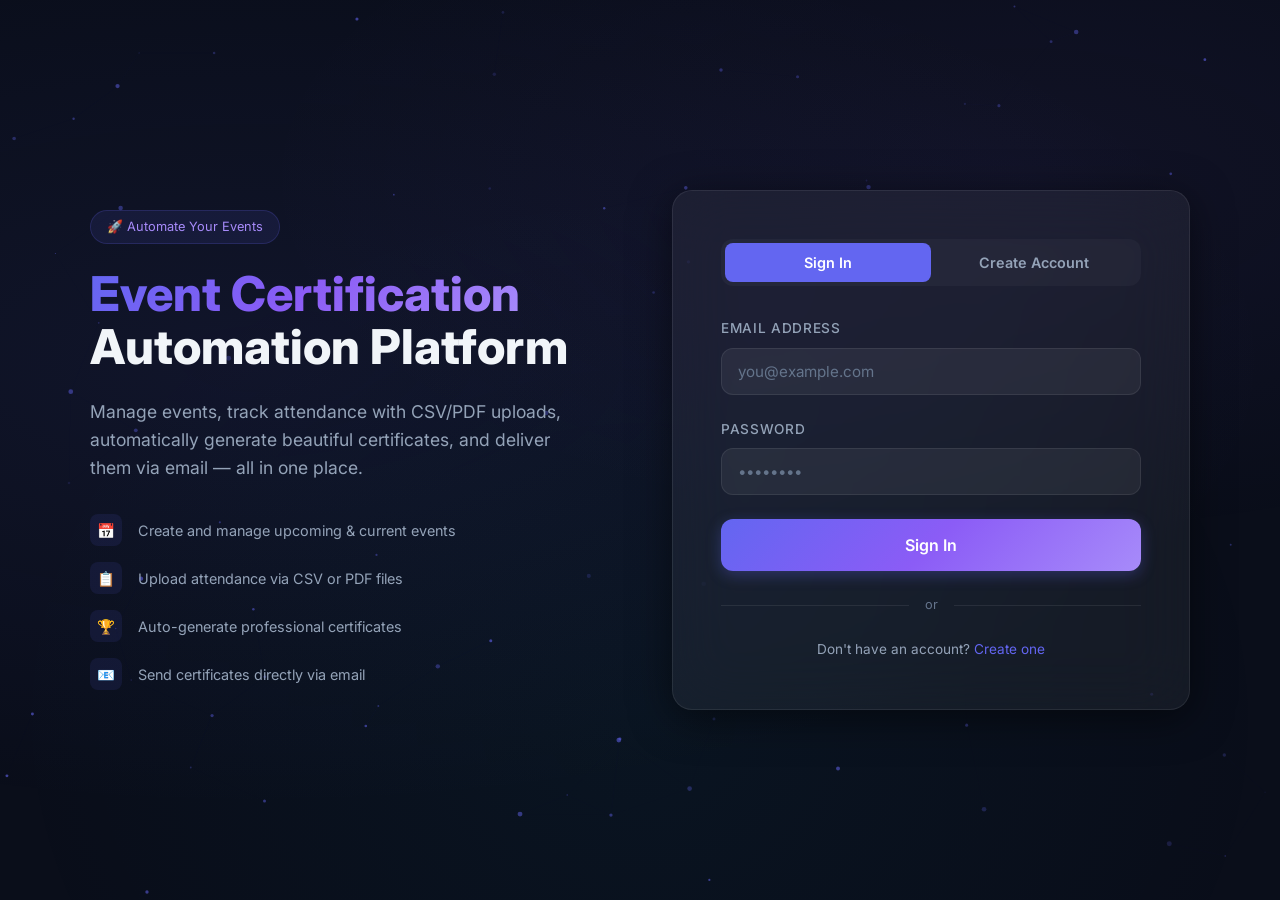
<file: frontend/index.html>
<!DOCTYPE html>
<html lang="en">
<head>
    <meta charset="UTF-8">
    <meta name="viewport" content="width=device-width, initial-scale=1.0">
    <title>EventCert — Event Certification Automation</title>
    <meta name="description" content="Automate event management, attendance tracking, and certificate generation for your organization.">
    <link rel="stylesheet" href="css/styles.css">
</head>
<body>
    <!-- ─── Floating Particles Background ─── -->
    <canvas id="particles-canvas" style="position:fixed;top:0;left:0;width:100%;height:100%;z-index:0;pointer-events:none;"></canvas>

    <!-- ─── Landing Page ─── -->
    <div class="landing-page" id="landing-page">
        <div class="landing-container">
            <!-- Hero Section -->
            <div class="landing-hero animate-in">
                <div style="display:inline-flex;align-items:center;gap:8px;padding:6px 16px;background:rgba(99,102,241,0.1);border:1px solid rgba(99,102,241,0.2);border-radius:9999px;font-size:0.8rem;color:#a78bfa;margin-bottom:1.5rem;">
                    🚀 Automate Your Events
                </div>
                <h1>
                    <span class="text-gradient">Event Certification</span><br>
                    Automation Platform
                </h1>
                <p>
                    Manage events, track attendance with CSV/PDF uploads, automatically generate beautiful certificates, and deliver them via email — all in one place.
                </p>

                <div class="landing-features">
                    <div class="landing-feature">
                        <div class="feature-icon">📅</div>
                        <span>Create and manage upcoming & current events</span>
                    </div>
                    <div class="landing-feature">
                        <div class="feature-icon">📋</div>
                        <span>Upload attendance via CSV or PDF files</span>
                    </div>
                    <div class="landing-feature">
                        <div class="feature-icon">🏆</div>
                        <span>Auto-generate professional certificates</span>
                    </div>
                    <div class="landing-feature">
                        <div class="feature-icon">📧</div>
                        <span>Send certificates directly via email</span>
                    </div>
                </div>
            </div>

            <!-- Auth Card -->
            <div class="auth-card animate-in" style="animation-delay: 0.2s;">
                <div class="auth-tabs">
                    <button class="auth-tab active" id="login-tab-btn" onclick="switchAuthTab('login')">Sign In</button>
                    <button class="auth-tab" id="register-tab-btn" onclick="switchAuthTab('register')">Create Account</button>
                </div>

                <!-- Login Form -->
                <form class="auth-form active" id="login-form" onsubmit="handleLogin(event)">
                    <div class="form-group">
                        <label class="form-label" for="login-email">Email Address</label>
                        <input class="form-input" type="email" id="login-email" placeholder="you@example.com" required>
                    </div>
                    <div class="form-group">
                        <label class="form-label" for="login-password">Password</label>
                        <input class="form-input" type="password" id="login-password" placeholder="••••••••" required>
                    </div>
                    <button type="submit" class="btn btn-primary btn-lg" style="width:100%;" id="login-submit-btn">
                        Sign In
                    </button>
                    <div class="auth-divider">or</div>
                    <p style="text-align:center;font-size:0.85rem;color:var(--text-secondary);">
                        Don't have an account? <a href="#" onclick="switchAuthTab('register');return false;">Create one</a>
                    </p>
                </form>

                <!-- Registration Form -->
                <form class="auth-form" id="register-form" onsubmit="handleRegister(event)">
                    <div class="form-group">
                        <label class="form-label" for="reg-name">Full Name</label>
                        <input class="form-input" type="text" id="reg-name" placeholder="John Doe" required>
                    </div>
                    <div class="form-group">
                        <label class="form-label" for="reg-email">Email Address</label>
                        <input class="form-input" type="email" id="reg-email" placeholder="you@example.com" required>
                    </div>
                    <div class="form-group">
                        <label class="form-label" for="reg-password">Password</label>
                        <input class="form-input" type="password" id="reg-password" placeholder="Min 6 characters" required minlength="6">
                    </div>
                    <div class="form-group">
                        <label class="form-label" for="reg-role">Role</label>
                        <select class="form-select" id="reg-role">
                            <option value="student">Student</option>
                            <option value="organizer">Organizer / Admin</option>
                        </select>
                    </div>
                    <button type="submit" class="btn btn-primary btn-lg" style="width:100%;" id="register-submit-btn">
                        Create Account
                    </button>
                    <div class="auth-divider">or</div>
                    <p style="text-align:center;font-size:0.85rem;color:var(--text-secondary);">
                        Already have an account? <a href="#" onclick="switchAuthTab('login');return false;">Sign in</a>
                    </p>
                </form>
            </div>
        </div>
    </div>

    <!-- ─── Toast Container ─── -->
    <div class="toast-container" id="toast-container"></div>

    <script src="js/app.js"></script>
</body>
</html>
</file>
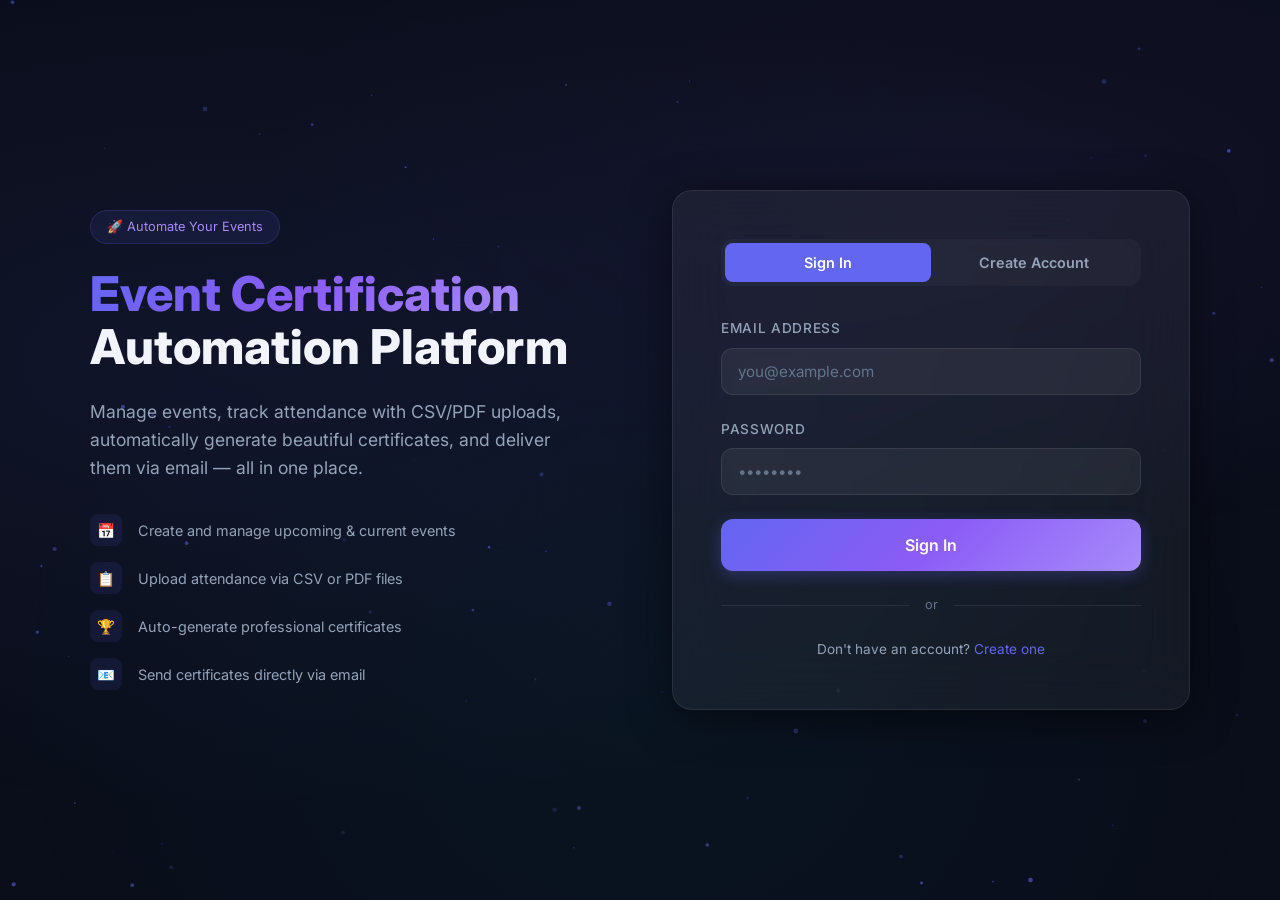
<file: frontend/admin.html>
<!DOCTYPE html>
<html lang="en">

<head>
    <meta charset="UTF-8">
    <meta name="viewport" content="width=device-width, initial-scale=1.0">
    <title>Admin Panel — EventCert</title>
    <meta name="description" content="Manage events, upload attendance, generate and send certificates.">
    <link rel="stylesheet" href="css/styles.css">
</head>

<body>
    <!-- ─── Navbar ─── -->
    <nav class="navbar">
        <div class="navbar-brand">
            <div class="brand-icon">🎓</div>
            <span>Event<span class="text-gradient">Cert</span></span>
            <span class="badge badge-info" style="margin-left:8px;">Admin</span>
        </div>
        <div class="navbar-actions">
            <div class="navbar-user" onclick="toggleAdminMenu()">
                <div class="navbar-avatar" id="admin-avatar">AD</div>
                <span id="admin-name" style="font-size:0.85rem;font-weight:500;">Admin</span>
            </div>
        </div>
    </nav>

    <!-- ─── Admin Dropdown ─── -->
    <div id="admin-dropdown"
        style="display:none;position:fixed;top:64px;right:20px;z-index:150;background:var(--bg-secondary);border:1px solid var(--border-color);border-radius:var(--radius-md);padding:8px;min-width:180px;box-shadow:var(--shadow-lg);">
        <div style="padding:8px 12px;border-bottom:1px solid var(--border-color);margin-bottom:4px;">
            <div style="font-size:0.85rem;font-weight:600;" id="admin-dropdown-name">Admin</div>
            <div style="font-size:0.75rem;color:var(--text-muted);" id="admin-dropdown-email">admin@email.com</div>
        </div>
        <button onclick="window.location.href='dashboard.html'"
            style="width:100%;padding:8px 12px;background:none;border:none;color:var(--text-secondary);font-family:Inter,sans-serif;font-size:0.85rem;cursor:pointer;border-radius:var(--radius-sm);text-align:left;"
            onmouseover="this.style.background='var(--bg-glass)'" onmouseout="this.style.background='none'">
            📊 Student View
        </button>
        <button onclick="logout()"
            style="width:100%;padding:8px 12px;background:none;border:none;color:var(--accent-red);font-family:Inter,sans-serif;font-size:0.85rem;cursor:pointer;border-radius:var(--radius-sm);text-align:left;"
            onmouseover="this.style.background='rgba(239,68,68,0.1)'" onmouseout="this.style.background='none'">
            🚪 Sign Out
        </button>
    </div>

    <!-- ─── App Layout ─── -->
    <div class="app-layout">
        <!-- Sidebar -->
        <aside class="sidebar">
            <ul class="sidebar-nav">
                <li class="sidebar-section-title">Management</li>
                <li class="sidebar-item">
                    <div class="sidebar-link active" onclick="showAdminSection('admin-overview')"
                        id="nav-admin-overview">
                        <span class="icon">📊</span> Dashboard
                    </div>
                </li>
                <li class="sidebar-item">
                    <div class="sidebar-link" onclick="showAdminSection('manage-events')" id="nav-manage-events">
                        <span class="icon">📅</span> Manage Events
                    </div>
                </li>
                <li class="sidebar-item">
                    <div class="sidebar-link" onclick="showAdminSection('create-event')" id="nav-create-event">
                        <span class="icon">➕</span> Create Event
                    </div>
                </li>
                <li class="sidebar-section-title">Certification</li>
                <li class="sidebar-item">
                    <div class="sidebar-link" onclick="showAdminSection('attendance')" id="nav-attendance">
                        <span class="icon">📋</span> Upload Attendance
                    </div>
                </li>
                <li class="sidebar-item">
                    <div class="sidebar-link" onclick="showAdminSection('generate-certs')" id="nav-generate-certs">
                        <span class="icon">🏆</span> Generate Certificates
                    </div>
                </li>
                <li class="sidebar-item">
                    <div class="sidebar-link" onclick="showAdminSection('send-emails')" id="nav-send-emails">
                        <span class="icon">📧</span> Send Certificates
                    </div>
                </li>
            </ul>
        </aside>

        <!-- Main Content -->
        <main class="main-content">

            <!-- ══════ ADMIN OVERVIEW ══════ -->
            <section id="section-admin-overview" class="admin-section">
                <div class="page-header">
                    <h1 class="page-title">Admin <span class="text-gradient">Dashboard</span></h1>
                    <p class="page-subtitle">Manage events, attendance, and certificates</p>
                </div>

                <div class="stats-grid">
                    <div class="stat-card animate-in">
                        <div class="stat-icon purple">📅</div>
                        <div class="stat-info">
                            <div class="stat-value" id="admin-stat-events">0</div>
                            <div class="stat-label">Total Events</div>
                        </div>
                    </div>
                    <div class="stat-card animate-in">
                        <div class="stat-icon green">👥</div>
                        <div class="stat-info">
                            <div class="stat-value" id="admin-stat-registrations">0</div>
                            <div class="stat-label">Registrations</div>
                        </div>
                    </div>
                    <div class="stat-card animate-in">
                        <div class="stat-icon orange">🏆</div>
                        <div class="stat-info">
                            <div class="stat-value" id="admin-stat-certificates">0</div>
                            <div class="stat-label">Certificates Issued</div>
                        </div>
                    </div>
                    <div class="stat-card animate-in">
                        <div class="stat-icon cyan">📧</div>
                        <div class="stat-info">
                            <div class="stat-value" id="admin-stat-emails">0</div>
                            <div class="stat-label">Emails Sent</div>
                        </div>
                    </div>
                </div>

                <!-- Recent Events Table -->
                <div style="margin-top:var(--space-xl);">
                    <h2 style="margin-bottom:var(--space-lg);">Recent Events</h2>
                    <div class="table-container">
                        <table class="data-table">
                            <thead>
                                <tr>
                                    <th>Event</th>
                                    <th>Date</th>
                                    <th>Location</th>
                                    <th>Status</th>
                                    <th>Registrations</th>
                                </tr>
                            </thead>
                            <tbody id="admin-events-tbody">
                            </tbody>
                        </table>
                    </div>
                </div>
            </section>

            <!-- ══════ MANAGE EVENTS ══════ -->
            <section id="section-manage-events" class="admin-section" style="display:none;">
                <div class="page-header">
                    <div class="flex justify-between items-center">
                        <div>
                            <h1 class="page-title">📅 Manage Events</h1>
                            <p class="page-subtitle">View and manage all your events</p>
                        </div>
                        <button class="btn btn-primary" onclick="showAdminSection('create-event')">
                            ➕ Create Event
                        </button>
                    </div>
                </div>
                <div class="grid grid-3 gap-lg" id="manage-events-grid">
                    <!-- Populated by JS -->
                </div>
            </section>

            <!-- ══════ CREATE EVENT ══════ -->
            <section id="section-create-event" class="admin-section" style="display:none;">
                <div class="page-header">
                    <h1 class="page-title">➕ Create New Event</h1>
                    <p class="page-subtitle">Fill in the details to create a new event</p>
                </div>
                <div class="glass-card" style="max-width:640px;">
                    <form id="create-event-form" onsubmit="createEvent(event)">
                        <div class="form-group">
                            <label class="form-label" for="event-title">Event Title</label>
                            <input class="form-input" type="text" id="event-title"
                                placeholder="e.g. Web Development Workshop" required>
                        </div>
                        <div class="form-group">
                            <label class="form-label" for="event-desc">Description</label>
                            <textarea class="form-textarea" id="event-desc" placeholder="Describe the event..."
                                required></textarea>
                        </div>
                        <div class="grid grid-2 gap-lg">
                            <div class="form-group">
                                <label class="form-label" for="event-date">Date & Time</label>
                                <input class="form-input" type="datetime-local" id="event-date" required>
                            </div>
                            <div class="form-group">
                                <label class="form-label" for="event-category">Category</label>
                                <select class="form-select" id="event-category">
                                    <option value="Technology">Technology</option>
                                    <option value="Security">Security</option>
                                    <option value="Cloud">Cloud</option>
                                    <option value="Data Science">Data Science</option>
                                    <option value="Mobile">Mobile</option>
                                    <option value="Other">Other</option>
                                </select>
                            </div>
                        </div>
                        <div class="grid grid-2 gap-lg">
                            <div class="form-group">
                                <label class="form-label" for="event-location">Location</label>
                                <input class="form-input" type="text" id="event-location"
                                    placeholder="e.g. Auditorium Hall A" required>
                            </div>
                            <div class="form-group">
                                <label class="form-label" for="event-max">Max Attendees</label>
                                <input class="form-input" type="number" id="event-max" placeholder="100" min="1"
                                    value="100">
                            </div>
                        </div>
                        <div class="flex gap-md" style="margin-top:var(--space-md);">
                            <button type="submit" class="btn btn-primary btn-lg">🚀 Create Event</button>
                            <button type="button" class="btn btn-secondary btn-lg"
                                onclick="document.getElementById('create-event-form').reset()">Clear</button>
                        </div>
                    </form>
                </div>
            </section>

            <!-- ══════ UPLOAD ATTENDANCE ══════ -->
            <section id="section-attendance" class="admin-section" style="display:none;">
                <div class="page-header">
                    <h1 class="page-title">📋 Upload Attendance</h1>
                    <p class="page-subtitle">Upload a CSV or PDF file of attendees who attended the event</p>
                </div>

                <!-- Step 1: Select Event -->
                <div class="glass-card" style="max-width:720px;margin-bottom:var(--space-xl);">
                    <h3 style="margin-bottom:var(--space-lg);">Step 1: Select Event</h3>
                    <div class="form-group">
                        <label class="form-label" for="attendance-event">Choose Event</label>
                        <select class="form-select" id="attendance-event" onchange="onAttendanceEventChange()">
                            <option value="">-- Select an event --</option>
                        </select>
                    </div>
                </div>

                <!-- Step 2: Upload File -->
                <div class="glass-card" style="max-width:720px;margin-bottom:var(--space-xl);" id="upload-step"
                    style="display:none;">
                    <h3 style="margin-bottom:var(--space-lg);">Step 2: Upload Attendance File</h3>
                    <p style="color:var(--text-secondary);font-size:0.85rem;margin-bottom:var(--space-lg);">
                        Upload a <strong>CSV file</strong> with columns: <code
                            style="background:var(--bg-glass);padding:2px 6px;border-radius:4px;">name, email</code><br>
                        Or upload a <strong>PDF</strong> (attendance list will be extracted).
                    </p>
                    <div class="upload-zone" id="attendance-dropzone">
                        <div class="upload-icon">📁</div>
                        <div class="upload-text">Drag & drop your file here, or click to browse</div>
                        <div class="upload-hint">Supports CSV and PDF files (max 5MB)</div>
                        <input type="file" id="attendance-file" accept=".csv,.pdf" onchange="handleFileUpload(this)">
                    </div>
                </div>

                <!-- Step 3: Preview Attendees -->
                <div class="glass-card" style="max-width:720px;" id="preview-step" style="display:none;">
                    <div class="flex justify-between items-center" style="margin-bottom:var(--space-lg);">
                        <h3>Step 3: Preview Attendees (<span id="attendee-count">0</span>)</h3>
                        <button class="btn btn-success" onclick="confirmAttendance()" id="confirm-attendance-btn">
                            ✅ Confirm Attendance
                        </button>
                    </div>
                    <div class="table-container">
                        <table class="data-table">
                            <thead>
                                <tr>
                                    <th>#</th>
                                    <th>Name</th>
                                    <th>Email</th>
                                    <th>Status</th>
                                </tr>
                            </thead>
                            <tbody id="attendee-preview-tbody">
                            </tbody>
                        </table>
                    </div>
                </div>
            </section>

            <!-- ══════ GENERATE CERTIFICATES ══════ -->
            <section id="section-generate-certs" class="admin-section" style="display:none;">
                <div class="page-header">
                    <h1 class="page-title">🏆 Generate Certificates</h1>
                    <p class="page-subtitle">Generate certificates for students who attended an event</p>
                </div>

                <div class="glass-card" style="max-width:720px;margin-bottom:var(--space-xl);">
                    <div class="form-group">
                        <label class="form-label" for="cert-event">Select Event</label>
                        <select class="form-select" id="cert-event" onchange="loadCertEventAttendees()">
                            <option value="">-- Select an event --</option>
                        </select>
                    </div>
                    <div id="cert-attendees-info" style="display:none;margin-bottom:var(--space-lg);">
                        <p style="color:var(--text-secondary);font-size:0.9rem;">
                            <span id="cert-attendees-count">0</span> attendees found for this event.
                        </p>
                    </div>
                    <button class="btn btn-primary btn-lg" onclick="generateCertificates()" id="generate-certs-btn"
                        disabled>
                        🏆 Generate Certificates
                    </button>
                </div>

                <!-- Certificate Preview -->
                <div id="cert-preview-container" style="display:none;">
                    <h3 style="margin-bottom:var(--space-lg);">Certificate Preview</h3>
                    <div class="certificate-preview" style="max-width:600px;">
                        <div class="cert-title">Certificate of Participation</div>
                        <div class="cert-subtitle">This is to certify that</div>
                        <div class="cert-name" id="cert-preview-name">Student Name</div>
                        <div class="cert-event">has successfully attended<br><strong id="cert-preview-event">Event
                                Name</strong></div>
                        <div class="cert-date" id="cert-preview-date">Issued on ...</div>
                    </div>
                </div>

                <!-- Generated Certificates List -->
                <div id="generated-certs-list" style="display:none;margin-top:var(--space-xl);">
                    <h3 style="margin-bottom:var(--space-lg);">Generated Certificates</h3>
                    <div class="table-container">
                        <table class="data-table">
                            <thead>
                                <tr>
                                    <th>#</th>
                                    <th>Student</th>
                                    <th>Email</th>
                                    <th>Event</th>
                                    <th>Status</th>
                                </tr>
                            </thead>
                            <tbody id="generated-certs-tbody">
                            </tbody>
                        </table>
                    </div>
                </div>
            </section>

            <!-- ══════ SEND CERTIFICATES ══════ -->
            <section id="section-send-emails" class="admin-section" style="display:none;">
                <div class="page-header">
                    <h1 class="page-title">📧 Send Certificates via Email</h1>
                    <p class="page-subtitle">Email generated certificates to attendees</p>
                </div>

                <div class="glass-card" style="max-width:720px;margin-bottom:var(--space-xl);">
                    <div class="form-group">
                        <label class="form-label" for="email-event">Select Event</label>
                        <select class="form-select" id="email-event" onchange="loadEmailEventCerts()">
                            <option value="">-- Select an event --</option>
                        </select>
                    </div>
                    <div id="email-certs-info" style="display:none;">
                        <p style="color:var(--text-secondary);font-size:0.9rem;margin-bottom:var(--space-lg);">
                            <span id="email-certs-count">0</span> certificates ready to send.
                        </p>
                        <div id="email-progress-container" style="display:none;margin-bottom:var(--space-lg);">
                            <div class="flex justify-between items-center" style="margin-bottom:var(--space-sm);">
                                <span style="font-size:0.85rem;color:var(--text-secondary);">Sending emails...</span>
                                <span style="font-size:0.85rem;font-weight:600;" id="email-progress-text">0/0</span>
                            </div>
                            <div class="progress-bar">
                                <div class="progress-fill" id="email-progress-bar" style="width:0%;"></div>
                            </div>
                        </div>
                        <button class="btn btn-success btn-lg" onclick="sendCertificateEmails()" id="send-emails-btn">
                            📧 Send All Certificates
                        </button>
                    </div>
                </div>

                <!-- Email Log -->
                <div id="email-log-container" style="display:none;">
                    <h3 style="margin-bottom:var(--space-lg);">Email Log</h3>
                    <div class="table-container">
                        <table class="data-table">
                            <thead>
                                <tr>
                                    <th>Student</th>
                                    <th>Email</th>
                                    <th>Status</th>
                                    <th>Sent At</th>
                                </tr>
                            </thead>
                            <tbody id="email-log-tbody">
                            </tbody>
                        </table>
                    </div>
                </div>
            </section>

        </main>
    </div>

    <!-- ─── Toast Container ─── -->
    <div class="toast-container" id="toast-container"></div>

    <script src="js/app.js"></script>
    <script src="js/admin.js"></script>
</body>

</html>
</file>
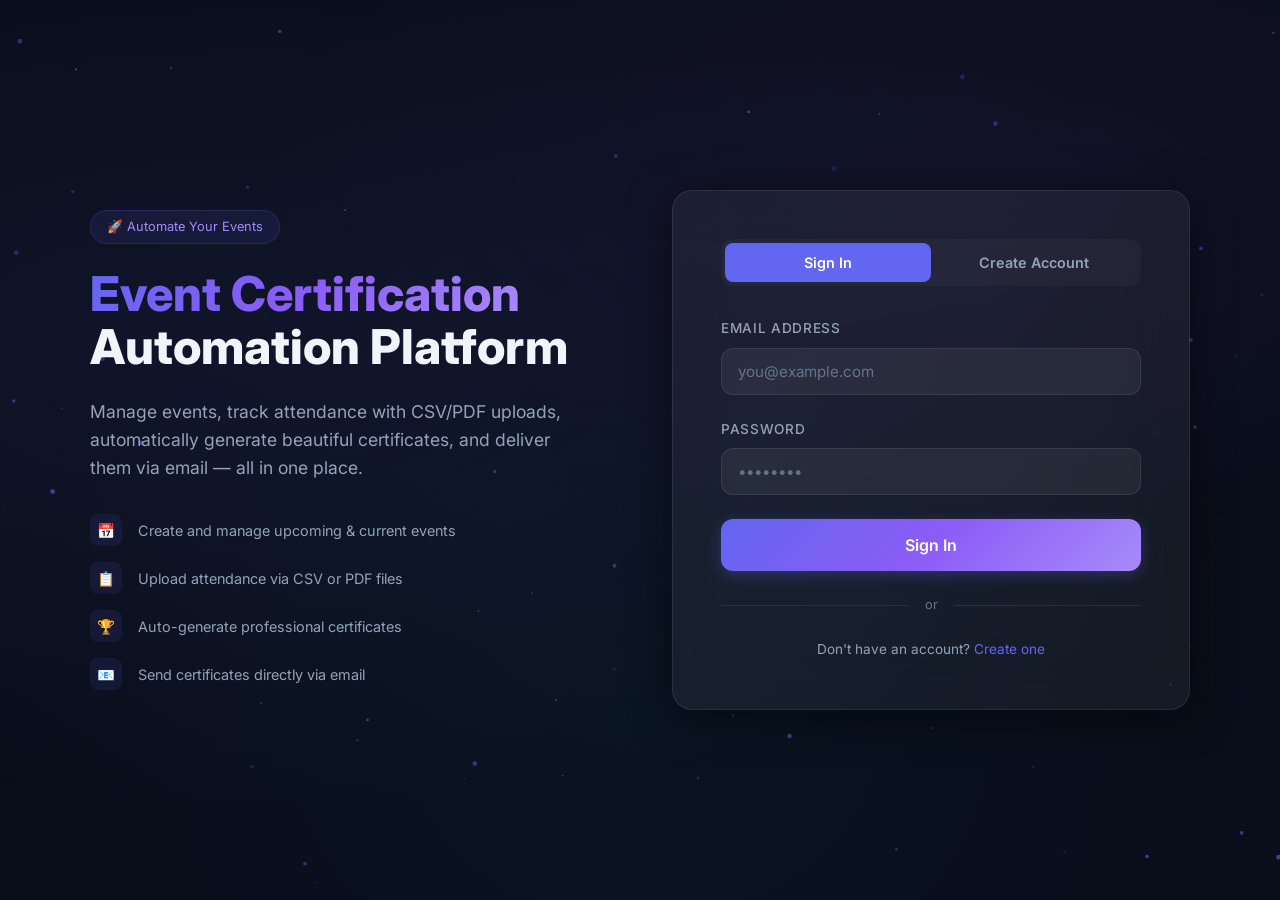
<file: frontend/dashboard.html>
<!DOCTYPE html>
<html lang="en">

<head>
    <meta charset="UTF-8">
    <meta name="viewport" content="width=device-width, initial-scale=1.0">
    <title>Dashboard — EventCert</title>
    <meta name="description" content="View upcoming events, current events, registered events and your certificates.">
    <link rel="stylesheet" href="css/styles.css">
</head>

<body>
    <!-- ─── Navbar ─── -->
    <nav class="navbar" id="navbar">
        <div class="navbar-brand">
            <div class="brand-icon">🎓</div>
            <span>Event<span class="text-gradient">Cert</span></span>
        </div>
        <div class="navbar-actions">
            <div class="search-bar" style="width:280px;">
                <span class="search-icon">🔍</span>
                <input type="text" id="search-events" placeholder="Search events..." oninput="filterEvents(this.value)">
            </div>
            <div class="navbar-user" onclick="toggleUserMenu()">
                <div class="navbar-avatar" id="user-avatar">ST</div>
                <span id="user-name" style="font-size:0.85rem;font-weight:500;">User</span>
            </div>
        </div>
    </nav>

    <!-- ─── User Dropdown ─── -->
    <div id="user-dropdown"
        style="display:none;position:fixed;top:64px;right:20px;z-index:150;background:var(--bg-secondary);border:1px solid var(--border-color);border-radius:var(--radius-md);padding:8px;min-width:180px;box-shadow:var(--shadow-lg);">
        <div style="padding:8px 12px;border-bottom:1px solid var(--border-color);margin-bottom:4px;">
            <div style="font-size:0.85rem;font-weight:600;" id="dropdown-name">User</div>
            <div style="font-size:0.75rem;color:var(--text-muted);" id="dropdown-email">user@email.com</div>
        </div>
        <button onclick="logout()"
            style="width:100%;padding:8px 12px;background:none;border:none;color:var(--accent-red);font-family:Inter,sans-serif;font-size:0.85rem;cursor:pointer;border-radius:var(--radius-sm);text-align:left;"
            onmouseover="this.style.background='rgba(239,68,68,0.1)'" onmouseout="this.style.background='none'">
            🚪 Sign Out
        </button>
    </div>

    <!-- ─── App Layout ─── -->
    <div class="app-layout">
        <!-- Sidebar -->
        <aside class="sidebar" id="sidebar">
            <ul class="sidebar-nav">
                <li class="sidebar-section-title">Navigation</li>
                <li class="sidebar-item">
                    <div class="sidebar-link active" onclick="showSection('overview')" id="nav-overview">
                        <span class="icon">📊</span> Overview
                    </div>
                </li>
                <li class="sidebar-item">
                    <div class="sidebar-link" onclick="showSection('upcoming')" id="nav-upcoming">
                        <span class="icon">📅</span> Upcoming Events
                    </div>
                </li>
                <li class="sidebar-item">
                    <div class="sidebar-link" onclick="showSection('current')" id="nav-current">
                        <span class="icon">⚡</span> Current Events
                    </div>
                </li>
                <li class="sidebar-item">
                    <div class="sidebar-link" onclick="showSection('registered')" id="nav-registered">
                        <span class="icon">✅</span> My Registrations
                    </div>
                </li>
                <li class="sidebar-section-title">Achievements</li>
                <li class="sidebar-item">
                    <div class="sidebar-link" onclick="showSection('certificates')" id="nav-certificates">
                        <span class="icon">🏆</span> My Certificates
                    </div>
                </li>
            </ul>
        </aside>

        <!-- Main Content -->
        <main class="main-content">

            <!-- ══════ OVERVIEW SECTION ══════ -->
            <section id="section-overview" class="page-section active">
                <div class="page-header">
                    <h1 class="page-title">Welcome back, <span class="text-gradient" id="welcome-name">Student</span>
                    </h1>
                    <p class="page-subtitle">Here's what's happening across your events</p>
                </div>

                <!-- Stats -->
                <div class="stats-grid">
                    <div class="stat-card animate-in">
                        <div class="stat-icon purple">📅</div>
                        <div class="stat-info">
                            <div class="stat-value" id="stat-upcoming">0</div>
                            <div class="stat-label">Upcoming Events</div>
                        </div>
                    </div>
                    <div class="stat-card animate-in">
                        <div class="stat-icon green">⚡</div>
                        <div class="stat-info">
                            <div class="stat-value" id="stat-current">0</div>
                            <div class="stat-label">Current Events</div>
                        </div>
                    </div>
                    <div class="stat-card animate-in">
                        <div class="stat-icon orange">✅</div>
                        <div class="stat-info">
                            <div class="stat-value" id="stat-registered">0</div>
                            <div class="stat-label">Registered</div>
                        </div>
                    </div>
                    <div class="stat-card animate-in">
                        <div class="stat-icon cyan">🏆</div>
                        <div class="stat-info">
                            <div class="stat-value" id="stat-certificates">0</div>
                            <div class="stat-label">Certificates</div>
                        </div>
                    </div>
                </div>

                <!-- Current Events Preview -->
                <div style="margin-bottom:var(--space-2xl);">
                    <div class="flex justify-between items-center" style="margin-bottom:var(--space-lg);">
                        <h2>⚡ Current Events</h2>
                        <button class="btn btn-secondary btn-sm" onclick="showSection('current')">View All →</button>
                    </div>
                    <div class="grid grid-3 gap-lg" id="overview-current-events">
                        <div class="empty-state glass-card">
                            <div class="empty-icon">⚡</div>
                            <div class="empty-title">No current events</div>
                            <div class="empty-desc">Check back soon!</div>
                        </div>
                    </div>
                </div>

                <!-- Upcoming Events Preview -->
                <div>
                    <div class="flex justify-between items-center" style="margin-bottom:var(--space-lg);">
                        <h2>📅 Upcoming Events</h2>
                        <button class="btn btn-secondary btn-sm" onclick="showSection('upcoming')">View All →</button>
                    </div>
                    <div class="grid grid-3 gap-lg" id="overview-upcoming-events">
                        <div class="empty-state glass-card">
                            <div class="empty-icon">📅</div>
                            <div class="empty-title">No upcoming events</div>
                            <div class="empty-desc">Events will appear here</div>
                        </div>
                    </div>
                </div>
            </section>

            <!-- ══════ UPCOMING EVENTS SECTION ══════ -->
            <section id="section-upcoming" class="page-section" style="display:none;">
                <div class="page-header">
                    <h1 class="page-title">📅 Upcoming Events</h1>
                    <p class="page-subtitle">Events happening soon — register before it's too late!</p>
                </div>
                <div class="grid grid-3 gap-lg" id="upcoming-events-grid">
                    <!-- Populated by JS -->
                </div>
            </section>

            <!-- ══════ CURRENT EVENTS SECTION ══════ -->
            <section id="section-current" class="page-section" style="display:none;">
                <div class="page-header">
                    <h1 class="page-title">⚡ Current Events</h1>
                    <p class="page-subtitle">Events happening right now</p>
                </div>
                <div class="grid grid-3 gap-lg" id="current-events-grid">
                    <!-- Populated by JS -->
                </div>
            </section>

            <!-- ══════ MY REGISTRATIONS SECTION ══════ -->
            <section id="section-registered" class="page-section" style="display:none;">
                <div class="page-header">
                    <h1 class="page-title">✅ My Registrations</h1>
                    <p class="page-subtitle">Events you've registered for</p>
                </div>
                <div id="registered-events-container">
                    <div class="table-container" id="registrations-table-container" style="display:none;">
                        <table class="data-table">
                            <thead>
                                <tr>
                                    <th>Event</th>
                                    <th>Date</th>
                                    <th>Location</th>
                                    <th>Status</th>
                                    <th>Registered At</th>
                                </tr>
                            </thead>
                            <tbody id="registrations-tbody">
                            </tbody>
                        </table>
                    </div>
                    <div class="empty-state glass-card" id="no-registrations">
                        <div class="empty-icon">📝</div>
                        <div class="empty-title">No registrations yet</div>
                        <div class="empty-desc">Browse upcoming events and register for ones that interest you!</div>
                        <button class="btn btn-primary" style="margin-top:1rem;"
                            onclick="showSection('upcoming')">Browse Events</button>
                    </div>
                </div>
            </section>

            <!-- ══════ MY CERTIFICATES SECTION ══════ -->
            <section id="section-certificates" class="page-section" style="display:none;">
                <div class="page-header">
                    <h1 class="page-title">🏆 My Certificates</h1>
                    <p class="page-subtitle">Certificates you've earned for attending events</p>
                </div>
                <div id="certificates-container">
                    <div class="grid grid-2 gap-lg" id="certificates-grid" style="display:none;">
                        <!-- Populated by JS -->
                    </div>
                    <div class="empty-state glass-card" id="no-certificates">
                        <div class="empty-icon">🏆</div>
                        <div class="empty-title">No certificates yet</div>
                        <div class="empty-desc">Attend events to earn certificates. Organizers will generate them after
                            the event ends.</div>
                    </div>
                </div>
            </section>

        </main>
    </div>

    <!-- ─── Toast Container ─── -->
    <div class="toast-container" id="toast-container"></div>

    <!-- ─── Event Detail Modal ─── -->
    <div class="modal-overlay" id="event-modal-overlay">
        <div class="modal" id="event-modal">
            <div class="modal-header">
                <h3 class="modal-title" id="modal-event-title">Event Details</h3>
                <button class="modal-close" onclick="closeEventModal()">✕</button>
            </div>
            <div id="modal-event-body">
                <!-- Populated by JS -->
            </div>
        </div>
    </div>

    <script src="js/app.js"></script>
    <script src="js/dashboard.js"></script>
</body>

</html>
</file>
<file: frontend/css/styles.css>
/* ============================================
   Event Certification Automation — Design System
   Premium Dark-Mode Glassmorphism Theme
   ============================================ */

@import url('https://fonts.googleapis.com/css2?family=Inter:wght@300;400;500;600;700;800&display=swap');

/* ── CSS Custom Properties ── */
:root {
  /* Colors */
  --bg-primary: #0a0e1a;
  --bg-secondary: #111827;
  --bg-card: rgba(17, 24, 39, 0.7);
  --bg-glass: rgba(255, 255, 255, 0.05);
  --bg-glass-hover: rgba(255, 255, 255, 0.08);
  --bg-input: rgba(255, 255, 255, 0.06);

  --accent-primary: #6366f1;
  --accent-primary-hover: #818cf8;
  --accent-secondary: #8b5cf6;
  --accent-gradient: linear-gradient(135deg, #6366f1, #8b5cf6, #a78bfa);
  --accent-gradient-hover: linear-gradient(135deg, #818cf8, #a78bfa, #c4b5fd);
  --accent-green: #10b981;
  --accent-green-hover: #34d399;
  --accent-orange: #f59e0b;
  --accent-red: #ef4444;
  --accent-cyan: #06b6d4;

  --text-primary: #f1f5f9;
  --text-secondary: #94a3b8;
  --text-muted: #64748b;
  --text-accent: #a78bfa;

  --border-color: rgba(255, 255, 255, 0.08);
  --border-active: rgba(99, 102, 241, 0.5);

  --shadow-sm: 0 2px 8px rgba(0, 0, 0, 0.3);
  --shadow-md: 0 4px 20px rgba(0, 0, 0, 0.4);
  --shadow-lg: 0 8px 40px rgba(0, 0, 0, 0.5);
  --shadow-glow: 0 0 30px rgba(99, 102, 241, 0.15);

  /* Spacing */
  --space-xs: 0.25rem;
  --space-sm: 0.5rem;
  --space-md: 1rem;
  --space-lg: 1.5rem;
  --space-xl: 2rem;
  --space-2xl: 3rem;
  --space-3xl: 4rem;

  /* Radius */
  --radius-sm: 8px;
  --radius-md: 12px;
  --radius-lg: 16px;
  --radius-xl: 20px;
  --radius-full: 9999px;

  /* Transitions */
  --transition-fast: 0.15s ease;
  --transition-base: 0.3s ease;
  --transition-slow: 0.5s ease;
}

/* ── Reset & Base ── */
*,
*::before,
*::after {
  margin: 0;
  padding: 0;
  box-sizing: border-box;
}

html {
  scroll-behavior: smooth;
}

body {
  font-family: 'Inter', -apple-system, BlinkMacSystemFont, sans-serif;
  background: var(--bg-primary);
  color: var(--text-primary);
  line-height: 1.6;
  min-height: 100vh;
  overflow-x: hidden;
  -webkit-font-smoothing: antialiased;
}

/* Animated gradient background */
body::before {
  content: '';
  position: fixed;
  top: 0;
  left: 0;
  width: 100%;
  height: 100%;
  background:
    radial-gradient(ellipse 80% 50% at 20% 40%, rgba(99, 102, 241, 0.08), transparent),
    radial-gradient(ellipse 60% 40% at 80% 20%, rgba(139, 92, 246, 0.06), transparent),
    radial-gradient(ellipse 50% 60% at 50% 80%, rgba(6, 182, 212, 0.04), transparent);
  pointer-events: none;
  z-index: 0;
}

a {
  color: var(--accent-primary);
  text-decoration: none;
  transition: color var(--transition-fast);
}

a:hover {
  color: var(--accent-primary-hover);
}

img {
  max-width: 100%;
}

/* ── Typography ── */
h1, h2, h3, h4, h5, h6 {
  font-weight: 700;
  line-height: 1.2;
  color: var(--text-primary);
}

h1 { font-size: 2.5rem; }
h2 { font-size: 1.75rem; }
h3 { font-size: 1.25rem; }
h4 { font-size: 1.1rem; }

.text-gradient {
  background: var(--accent-gradient);
  -webkit-background-clip: text;
  -webkit-text-fill-color: transparent;
  background-clip: text;
}

.text-secondary {
  color: var(--text-secondary);
}

.text-muted {
  color: var(--text-muted);
}

/* ── Glass Card ── */
.glass-card {
  background: var(--bg-glass);
  backdrop-filter: blur(20px);
  -webkit-backdrop-filter: blur(20px);
  border: 1px solid var(--border-color);
  border-radius: var(--radius-lg);
  padding: var(--space-xl);
  transition: all var(--transition-base);
}

.glass-card:hover {
  background: var(--bg-glass-hover);
  border-color: var(--border-active);
  box-shadow: var(--shadow-glow);
  transform: translateY(-2px);
}

/* ── Buttons ── */
.btn {
  display: inline-flex;
  align-items: center;
  justify-content: center;
  gap: var(--space-sm);
  padding: 0.75rem 1.5rem;
  border: none;
  border-radius: var(--radius-md);
  font-family: 'Inter', sans-serif;
  font-size: 0.9rem;
  font-weight: 600;
  cursor: pointer;
  transition: all var(--transition-base);
  position: relative;
  overflow: hidden;
  text-decoration: none;
  white-space: nowrap;
}

.btn::after {
  content: '';
  position: absolute;
  inset: 0;
  background: linear-gradient(to right, transparent, rgba(255, 255, 255, 0.1), transparent);
  transform: translateX(-100%);
  transition: transform 0.6s ease;
}

.btn:hover::after {
  transform: translateX(100%);
}

.btn-primary {
  background: var(--accent-gradient);
  color: white;
  box-shadow: 0 4px 15px rgba(99, 102, 241, 0.3);
}

.btn-primary:hover {
  background: var(--accent-gradient-hover);
  box-shadow: 0 6px 25px rgba(99, 102, 241, 0.4);
  transform: translateY(-2px);
}

.btn-secondary {
  background: var(--bg-glass);
  color: var(--text-primary);
  border: 1px solid var(--border-color);
}

.btn-secondary:hover {
  background: var(--bg-glass-hover);
  border-color: var(--border-active);
}

.btn-success {
  background: linear-gradient(135deg, #10b981, #059669);
  color: white;
  box-shadow: 0 4px 15px rgba(16, 185, 129, 0.3);
}

.btn-success:hover {
  background: linear-gradient(135deg, #34d399, #10b981);
  box-shadow: 0 6px 25px rgba(16, 185, 129, 0.4);
  transform: translateY(-2px);
}

.btn-danger {
  background: linear-gradient(135deg, #ef4444, #dc2626);
  color: white;
}

.btn-danger:hover {
  background: linear-gradient(135deg, #f87171, #ef4444);
  transform: translateY(-2px);
}

.btn-outline {
  background: transparent;
  color: var(--accent-primary);
  border: 1px solid var(--accent-primary);
}

.btn-outline:hover {
  background: rgba(99, 102, 241, 0.1);
  color: var(--accent-primary-hover);
}

.btn-sm {
  padding: 0.5rem 1rem;
  font-size: 0.8rem;
}

.btn-lg {
  padding: 1rem 2rem;
  font-size: 1rem;
}

.btn-icon {
  width: 40px;
  height: 40px;
  padding: 0;
  border-radius: var(--radius-sm);
}

.btn:disabled {
  opacity: 0.5;
  cursor: not-allowed;
  transform: none !important;
}

/* ── Form Elements ── */
.form-group {
  display: flex;
  flex-direction: column;
  gap: var(--space-sm);
  margin-bottom: var(--space-lg);
}

.form-label {
  font-size: 0.85rem;
  font-weight: 500;
  color: var(--text-secondary);
  text-transform: uppercase;
  letter-spacing: 0.05em;
}

.form-input,
.form-select,
.form-textarea {
  width: 100%;
  padding: 0.8rem 1rem;
  background: var(--bg-input);
  border: 1px solid var(--border-color);
  border-radius: var(--radius-md);
  color: var(--text-primary);
  font-family: 'Inter', sans-serif;
  font-size: 0.95rem;
  transition: all var(--transition-fast);
  outline: none;
}

.form-input:focus,
.form-select:focus,
.form-textarea:focus {
  border-color: var(--accent-primary);
  box-shadow: 0 0 0 3px rgba(99, 102, 241, 0.15);
  background: rgba(255, 255, 255, 0.08);
}

.form-input::placeholder {
  color: var(--text-muted);
}

.form-textarea {
  resize: vertical;
  min-height: 100px;
}

.form-select {
  appearance: none;
  background-image: url("data:image/svg+xml,%3Csvg xmlns='http://www.w3.org/2000/svg' width='12' height='12' fill='%2394a3b8' viewBox='0 0 16 16'%3E%3Cpath d='M8 11L3 6h10l-5 5z'/%3E%3C/svg%3E");
  background-repeat: no-repeat;
  background-position: right 1rem center;
  padding-right: 2.5rem;
}

.form-select option {
  background: var(--bg-secondary);
  color: var(--text-primary);
}

/* ── Layout ── */
.container {
  max-width: 1280px;
  margin: 0 auto;
  padding: 0 var(--space-xl);
  position: relative;
  z-index: 1;
}

.flex {
  display: flex;
}

.flex-col {
  flex-direction: column;
}

.items-center {
  align-items: center;
}

.justify-between {
  justify-content: space-between;
}

.justify-center {
  justify-content: center;
}

.gap-sm { gap: var(--space-sm); }
.gap-md { gap: var(--space-md); }
.gap-lg { gap: var(--space-lg); }
.gap-xl { gap: var(--space-xl); }

.grid {
  display: grid;
}

.grid-2 {
  grid-template-columns: repeat(2, 1fr);
}

.grid-3 {
  grid-template-columns: repeat(3, 1fr);
}

.grid-4 {
  grid-template-columns: repeat(4, 1fr);
}

/* ── Navbar ── */
.navbar {
  position: fixed;
  top: 0;
  left: 0;
  right: 0;
  z-index: 100;
  padding: var(--space-md) var(--space-xl);
  background: rgba(10, 14, 26, 0.8);
  backdrop-filter: blur(20px);
  -webkit-backdrop-filter: blur(20px);
  border-bottom: 1px solid var(--border-color);
  display: flex;
  align-items: center;
  justify-content: space-between;
}

.navbar-brand {
  display: flex;
  align-items: center;
  gap: var(--space-sm);
  font-size: 1.25rem;
  font-weight: 700;
  color: var(--text-primary);
}

.navbar-brand .brand-icon {
  width: 36px;
  height: 36px;
  background: var(--accent-gradient);
  border-radius: var(--radius-sm);
  display: flex;
  align-items: center;
  justify-content: center;
  font-size: 1.1rem;
}

.navbar-actions {
  display: flex;
  align-items: center;
  gap: var(--space-md);
}

.navbar-user {
  display: flex;
  align-items: center;
  gap: var(--space-sm);
  padding: var(--space-sm) var(--space-md);
  background: var(--bg-glass);
  border: 1px solid var(--border-color);
  border-radius: var(--radius-full);
  cursor: pointer;
  transition: all var(--transition-fast);
}

.navbar-user:hover {
  background: var(--bg-glass-hover);
  border-color: var(--border-active);
}

.navbar-avatar {
  width: 32px;
  height: 32px;
  border-radius: 50%;
  background: var(--accent-gradient);
  display: flex;
  align-items: center;
  justify-content: center;
  font-weight: 700;
  font-size: 0.8rem;
}

/* ── Sidebar ── */
.app-layout {
  display: flex;
  min-height: 100vh;
  padding-top: 68px;
}

.sidebar {
  width: 260px;
  min-height: calc(100vh - 68px);
  background: rgba(17, 24, 39, 0.5);
  backdrop-filter: blur(10px);
  border-right: 1px solid var(--border-color);
  padding: var(--space-xl) 0;
  position: fixed;
  top: 68px;
  left: 0;
  bottom: 0;
  overflow-y: auto;
  z-index: 50;
}

.sidebar-nav {
  list-style: none;
  padding: 0 var(--space-md);
}

.sidebar-item {
  margin-bottom: var(--space-xs);
}

.sidebar-link {
  display: flex;
  align-items: center;
  gap: var(--space-md);
  padding: 0.75rem 1rem;
  border-radius: var(--radius-md);
  color: var(--text-secondary);
  font-size: 0.9rem;
  font-weight: 500;
  transition: all var(--transition-fast);
  cursor: pointer;
}

.sidebar-link:hover {
  background: var(--bg-glass);
  color: var(--text-primary);
}

.sidebar-link.active {
  background: rgba(99, 102, 241, 0.12);
  color: var(--accent-primary-hover);
  border: 1px solid rgba(99, 102, 241, 0.2);
}

.sidebar-link .icon {
  font-size: 1.2rem;
  width: 24px;
  text-align: center;
}

.sidebar-section-title {
  padding: var(--space-md) 1rem var(--space-sm);
  font-size: 0.7rem;
  font-weight: 600;
  text-transform: uppercase;
  letter-spacing: 0.1em;
  color: var(--text-muted);
}

/* ── Main Content ── */
.main-content {
  flex: 1;
  margin-left: 260px;
  padding: var(--space-2xl);
  position: relative;
  z-index: 1;
}

.page-header {
  margin-bottom: var(--space-2xl);
}

.page-title {
  font-size: 1.75rem;
  font-weight: 700;
  margin-bottom: var(--space-sm);
}

.page-subtitle {
  color: var(--text-secondary);
  font-size: 0.95rem;
}

/* ── Stats Cards ── */
.stats-grid {
  display: grid;
  grid-template-columns: repeat(auto-fit, minmax(220px, 1fr));
  gap: var(--space-lg);
  margin-bottom: var(--space-2xl);
}

.stat-card {
  background: var(--bg-glass);
  backdrop-filter: blur(20px);
  border: 1px solid var(--border-color);
  border-radius: var(--radius-lg);
  padding: var(--space-xl);
  display: flex;
  align-items: flex-start;
  gap: var(--space-lg);
  transition: all var(--transition-base);
}

.stat-card:hover {
  border-color: var(--border-active);
  box-shadow: var(--shadow-glow);
  transform: translateY(-2px);
}

.stat-icon {
  width: 48px;
  height: 48px;
  border-radius: var(--radius-md);
  display: flex;
  align-items: center;
  justify-content: center;
  font-size: 1.4rem;
  flex-shrink: 0;
}

.stat-icon.purple {
  background: rgba(99, 102, 241, 0.15);
  color: var(--accent-primary);
}

.stat-icon.green {
  background: rgba(16, 185, 129, 0.15);
  color: var(--accent-green);
}

.stat-icon.orange {
  background: rgba(245, 158, 11, 0.15);
  color: var(--accent-orange);
}

.stat-icon.cyan {
  background: rgba(6, 182, 212, 0.15);
  color: var(--accent-cyan);
}

.stat-info {
  flex: 1;
}

.stat-value {
  font-size: 1.75rem;
  font-weight: 800;
  line-height: 1;
  margin-bottom: var(--space-xs);
}

.stat-label {
  font-size: 0.8rem;
  color: var(--text-secondary);
  text-transform: uppercase;
  letter-spacing: 0.05em;
}

/* ── Event Cards ── */
.event-card {
  background: var(--bg-glass);
  backdrop-filter: blur(20px);
  border: 1px solid var(--border-color);
  border-radius: var(--radius-lg);
  overflow: hidden;
  transition: all var(--transition-base);
}

.event-card:hover {
  border-color: var(--border-active);
  box-shadow: var(--shadow-glow);
  transform: translateY(-4px);
}

.event-card-banner {
  height: 140px;
  position: relative;
  overflow: hidden;
}

.event-card-banner img {
  width: 100%;
  height: 100%;
  object-fit: cover;
}

.event-card-banner .event-badge {
  position: absolute;
  top: var(--space-md);
  right: var(--space-md);
  padding: var(--space-xs) var(--space-md);
  border-radius: var(--radius-full);
  font-size: 0.7rem;
  font-weight: 700;
  text-transform: uppercase;
  letter-spacing: 0.05em;
}

.event-badge.upcoming {
  background: rgba(99, 102, 241, 0.9);
  color: white;
}

.event-badge.current {
  background: rgba(16, 185, 129, 0.9);
  color: white;
}

.event-badge.past {
  background: rgba(100, 116, 139, 0.9);
  color: white;
}

.event-card-body {
  padding: var(--space-lg);
}

.event-card-title {
  font-size: 1.1rem;
  font-weight: 700;
  margin-bottom: var(--space-sm);
}

.event-card-desc {
  color: var(--text-secondary);
  font-size: 0.85rem;
  margin-bottom: var(--space-md);
  display: -webkit-box;
  -webkit-line-clamp: 2;
  -webkit-box-orient: vertical;
  overflow: hidden;
}

.event-card-meta {
  display: flex;
  flex-direction: column;
  gap: var(--space-sm);
  margin-bottom: var(--space-lg);
}

.event-meta-item {
  display: flex;
  align-items: center;
  gap: var(--space-sm);
  font-size: 0.8rem;
  color: var(--text-muted);
}

.event-meta-item .icon {
  font-size: 0.9rem;
  width: 18px;
  text-align: center;
}

.event-card-footer {
  display: flex;
  align-items: center;
  justify-content: space-between;
  padding-top: var(--space-md);
  border-top: 1px solid var(--border-color);
}

.event-attendees {
  display: flex;
  align-items: center;
}

.event-attendee-avatar {
  width: 28px;
  height: 28px;
  border-radius: 50%;
  background: var(--accent-gradient);
  border: 2px solid var(--bg-primary);
  display: flex;
  align-items: center;
  justify-content: center;
  font-size: 0.6rem;
  font-weight: 700;
  margin-left: -8px;
}

.event-attendee-avatar:first-child {
  margin-left: 0;
}

.event-attendee-count {
  margin-left: var(--space-sm);
  font-size: 0.75rem;
  color: var(--text-muted);
}

/* ── Tabs ── */
.tabs {
  display: flex;
  gap: var(--space-xs);
  padding: var(--space-xs);
  background: var(--bg-glass);
  border-radius: var(--radius-md);
  margin-bottom: var(--space-xl);
  border: 1px solid var(--border-color);
  width: fit-content;
}

.tab-btn {
  padding: 0.6rem 1.25rem;
  border: none;
  border-radius: var(--radius-sm);
  background: transparent;
  color: var(--text-secondary);
  font-family: 'Inter', sans-serif;
  font-size: 0.85rem;
  font-weight: 500;
  cursor: pointer;
  transition: all var(--transition-fast);
}

.tab-btn:hover {
  color: var(--text-primary);
  background: rgba(255, 255, 255, 0.05);
}

.tab-btn.active {
  background: var(--accent-primary);
  color: white;
  box-shadow: 0 2px 10px rgba(99, 102, 241, 0.3);
}

.tab-content {
  display: none;
  animation: fadeIn 0.3s ease;
}

.tab-content.active {
  display: block;
}

/* ── Table ── */
.table-container {
  background: var(--bg-glass);
  border: 1px solid var(--border-color);
  border-radius: var(--radius-lg);
  overflow: hidden;
}

.data-table {
  width: 100%;
  border-collapse: collapse;
}

.data-table th {
  background: rgba(255, 255, 255, 0.03);
  padding: var(--space-md) var(--space-lg);
  text-align: left;
  font-size: 0.75rem;
  font-weight: 600;
  text-transform: uppercase;
  letter-spacing: 0.05em;
  color: var(--text-muted);
  border-bottom: 1px solid var(--border-color);
}

.data-table td {
  padding: var(--space-md) var(--space-lg);
  font-size: 0.9rem;
  border-bottom: 1px solid rgba(255, 255, 255, 0.03);
}

.data-table tr:last-child td {
  border-bottom: none;
}

.data-table tr:hover td {
  background: rgba(255, 255, 255, 0.02);
}

/* ── Status Badge ── */
.badge {
  display: inline-flex;
  align-items: center;
  gap: 4px;
  padding: 0.25rem 0.75rem;
  border-radius: var(--radius-full);
  font-size: 0.75rem;
  font-weight: 600;
}

.badge-success {
  background: rgba(16, 185, 129, 0.15);
  color: var(--accent-green);
}

.badge-warning {
  background: rgba(245, 158, 11, 0.15);
  color: var(--accent-orange);
}

.badge-info {
  background: rgba(99, 102, 241, 0.15);
  color: var(--accent-primary);
}

.badge-danger {
  background: rgba(239, 68, 68, 0.15);
  color: var(--accent-red);
}

/* ── File Upload ── */
.upload-zone {
  border: 2px dashed var(--border-color);
  border-radius: var(--radius-lg);
  padding: var(--space-3xl);
  text-align: center;
  cursor: pointer;
  transition: all var(--transition-base);
  position: relative;
}

.upload-zone:hover,
.upload-zone.dragover {
  border-color: var(--accent-primary);
  background: rgba(99, 102, 241, 0.05);
}

.upload-zone .upload-icon {
  font-size: 3rem;
  margin-bottom: var(--space-md);
  opacity: 0.5;
}

.upload-zone .upload-text {
  font-size: 1rem;
  color: var(--text-secondary);
  margin-bottom: var(--space-sm);
}

.upload-zone .upload-hint {
  font-size: 0.8rem;
  color: var(--text-muted);
}

.upload-zone input[type="file"] {
  position: absolute;
  inset: 0;
  opacity: 0;
  cursor: pointer;
}

/* ── Modal ── */
.modal-overlay {
  position: fixed;
  inset: 0;
  background: rgba(0, 0, 0, 0.7);
  backdrop-filter: blur(4px);
  z-index: 200;
  display: none;
  align-items: center;
  justify-content: center;
  animation: fadeIn 0.2s ease;
}

.modal-overlay.active {
  display: flex;
}

.modal {
  background: var(--bg-secondary);
  border: 1px solid var(--border-color);
  border-radius: var(--radius-xl);
  padding: var(--space-2xl);
  max-width: 560px;
  width: 90%;
  max-height: 85vh;
  overflow-y: auto;
  animation: slideUp 0.3s ease;
  box-shadow: var(--shadow-lg);
}

.modal-header {
  display: flex;
  align-items: center;
  justify-content: space-between;
  margin-bottom: var(--space-xl);
}

.modal-title {
  font-size: 1.25rem;
  font-weight: 700;
}

.modal-close {
  width: 36px;
  height: 36px;
  border: none;
  background: var(--bg-glass);
  border-radius: var(--radius-sm);
  color: var(--text-secondary);
  font-size: 1.2rem;
  cursor: pointer;
  display: flex;
  align-items: center;
  justify-content: center;
  transition: all var(--transition-fast);
}

.modal-close:hover {
  background: var(--bg-glass-hover);
  color: var(--text-primary);
}

/* ── Toast Notifications ── */
.toast-container {
  position: fixed;
  top: 80px;
  right: 20px;
  z-index: 300;
  display: flex;
  flex-direction: column;
  gap: var(--space-sm);
}

.toast {
  background: var(--bg-secondary);
  border: 1px solid var(--border-color);
  border-radius: var(--radius-md);
  padding: var(--space-md) var(--space-lg);
  display: flex;
  align-items: center;
  gap: var(--space-md);
  min-width: 300px;
  max-width: 450px;
  box-shadow: var(--shadow-lg);
  animation: slideInRight 0.3s ease;
}

.toast.success { border-left: 3px solid var(--accent-green); }
.toast.error { border-left: 3px solid var(--accent-red); }
.toast.warning { border-left: 3px solid var(--accent-orange); }
.toast.info { border-left: 3px solid var(--accent-primary); }

.toast-icon {
  font-size: 1.2rem;
  flex-shrink: 0;
}

.toast-message {
  flex: 1;
  font-size: 0.85rem;
}

.toast-close {
  background: none;
  border: none;
  color: var(--text-muted);
  cursor: pointer;
  font-size: 1rem;
  padding: var(--space-xs);
}

/* ── Certificate Preview ── */
.certificate-preview {
  background: linear-gradient(135deg, #1a1a2e, #16213e, #0f3460);
  border: 2px solid rgba(218, 165, 32, 0.4);
  border-radius: var(--radius-lg);
  padding: var(--space-3xl);
  text-align: center;
  position: relative;
  overflow: hidden;
}

.certificate-preview::before {
  content: '';
  position: absolute;
  inset: 8px;
  border: 1px solid rgba(218, 165, 32, 0.2);
  border-radius: var(--radius-md);
  pointer-events: none;
}

.certificate-preview .cert-title {
  font-size: 1.8rem;
  font-weight: 800;
  background: linear-gradient(135deg, #daa520, #ffd700, #daa520);
  -webkit-background-clip: text;
  -webkit-text-fill-color: transparent;
  margin-bottom: var(--space-md);
}

.certificate-preview .cert-subtitle {
  font-size: 0.85rem;
  color: var(--text-secondary);
  margin-bottom: var(--space-xl);
}

.certificate-preview .cert-name {
  font-size: 1.5rem;
  font-weight: 700;
  color: #ffd700;
  margin-bottom: var(--space-sm);
}

.certificate-preview .cert-event {
  font-size: 1rem;
  color: var(--text-secondary);
  margin-bottom: var(--space-lg);
}

.certificate-preview .cert-date {
  font-size: 0.8rem;
  color: var(--text-muted);
}

/* ── Loading Spinner ── */
.spinner {
  width: 24px;
  height: 24px;
  border: 3px solid var(--border-color);
  border-top-color: var(--accent-primary);
  border-radius: 50%;
  animation: spin 0.8s linear infinite;
}

.spinner-lg {
  width: 48px;
  height: 48px;
  border-width: 4px;
}

/* ── Empty State ── */
.empty-state {
  text-align: center;
  padding: var(--space-3xl);
}

.empty-state .empty-icon {
  font-size: 4rem;
  margin-bottom: var(--space-lg);
  opacity: 0.3;
}

.empty-state .empty-title {
  font-size: 1.2rem;
  font-weight: 600;
  margin-bottom: var(--space-sm);
}

.empty-state .empty-desc {
  color: var(--text-secondary);
  font-size: 0.9rem;
}

/* ── Progress Bar ── */
.progress-bar {
  height: 6px;
  background: var(--bg-glass);
  border-radius: var(--radius-full);
  overflow: hidden;
}

.progress-fill {
  height: 100%;
  background: var(--accent-gradient);
  border-radius: var(--radius-full);
  transition: width 0.5s ease;
}

/* ── Search Bar ── */
.search-bar {
  display: flex;
  align-items: center;
  gap: var(--space-sm);
  background: var(--bg-input);
  border: 1px solid var(--border-color);
  border-radius: var(--radius-md);
  padding: 0 var(--space-md);
  transition: all var(--transition-fast);
}

.search-bar:focus-within {
  border-color: var(--accent-primary);
  box-shadow: 0 0 0 3px rgba(99, 102, 241, 0.15);
}

.search-bar .search-icon {
  color: var(--text-muted);
  font-size: 1rem;
}

.search-bar input {
  flex: 1;
  padding: 0.7rem 0;
  background: none;
  border: none;
  color: var(--text-primary);
  font-family: 'Inter', sans-serif;
  font-size: 0.9rem;
  outline: none;
}

.search-bar input::placeholder {
  color: var(--text-muted);
}

/* ── Animations ── */
@keyframes fadeIn {
  from { opacity: 0; }
  to { opacity: 1; }
}

@keyframes slideUp {
  from { opacity: 0; transform: translateY(20px); }
  to { opacity: 1; transform: translateY(0); }
}

@keyframes slideInRight {
  from { opacity: 0; transform: translateX(100px); }
  to { opacity: 1; transform: translateX(0); }
}

@keyframes spin {
  to { transform: rotate(360deg); }
}

@keyframes pulse {
  0%, 100% { opacity: 1; }
  50% { opacity: 0.5; }
}

@keyframes float {
  0%, 100% { transform: translateY(0); }
  50% { transform: translateY(-10px); }
}

.animate-in {
  animation: slideUp 0.5s ease forwards;
  opacity: 0;
}

.animate-in:nth-child(1) { animation-delay: 0.05s; }
.animate-in:nth-child(2) { animation-delay: 0.1s; }
.animate-in:nth-child(3) { animation-delay: 0.15s; }
.animate-in:nth-child(4) { animation-delay: 0.2s; }
.animate-in:nth-child(5) { animation-delay: 0.25s; }
.animate-in:nth-child(6) { animation-delay: 0.3s; }

/* ── Landing Page Specific ── */
.landing-page {
  min-height: 100vh;
  display: flex;
  align-items: center;
  justify-content: center;
  position: relative;
}

.landing-container {
  display: grid;
  grid-template-columns: 1fr 1fr;
  gap: var(--space-3xl);
  max-width: 1100px;
  width: 90%;
  align-items: center;
}

.landing-hero h1 {
  font-size: 3rem;
  font-weight: 800;
  line-height: 1.1;
  margin-bottom: var(--space-lg);
}

.landing-hero p {
  font-size: 1.1rem;
  color: var(--text-secondary);
  margin-bottom: var(--space-xl);
  max-width: 480px;
}

.landing-features {
  display: flex;
  flex-direction: column;
  gap: var(--space-md);
  margin-top: var(--space-xl);
}

.landing-feature {
  display: flex;
  align-items: center;
  gap: var(--space-md);
  color: var(--text-secondary);
  font-size: 0.9rem;
}

.landing-feature .feature-icon {
  width: 32px;
  height: 32px;
  border-radius: var(--radius-sm);
  background: rgba(99, 102, 241, 0.1);
  display: flex;
  align-items: center;
  justify-content: center;
  font-size: 0.9rem;
  flex-shrink: 0;
}

/* Auth Form */
.auth-card {
  background: var(--bg-glass);
  backdrop-filter: blur(30px);
  border: 1px solid var(--border-color);
  border-radius: var(--radius-xl);
  padding: var(--space-2xl);
  box-shadow: var(--shadow-lg);
}

.auth-tabs {
  display: flex;
  margin-bottom: var(--space-xl);
  background: rgba(255, 255, 255, 0.03);
  border-radius: var(--radius-md);
  padding: var(--space-xs);
}

.auth-tab {
  flex: 1;
  padding: 0.7rem;
  border: none;
  border-radius: var(--radius-sm);
  background: transparent;
  color: var(--text-secondary);
  font-family: 'Inter', sans-serif;
  font-size: 0.9rem;
  font-weight: 600;
  cursor: pointer;
  transition: all var(--transition-fast);
}

.auth-tab.active {
  background: var(--accent-primary);
  color: white;
}

.auth-form {
  display: none;
}

.auth-form.active {
  display: block;
  animation: fadeIn 0.3s ease;
}

.auth-divider {
  display: flex;
  align-items: center;
  gap: var(--space-md);
  margin: var(--space-lg) 0;
  color: var(--text-muted);
  font-size: 0.8rem;
}

.auth-divider::before,
.auth-divider::after {
  content: '';
  flex: 1;
  height: 1px;
  background: var(--border-color);
}

/* ── Responsive ── */
@media (max-width: 1024px) {
  .grid-3 {
    grid-template-columns: repeat(2, 1fr);
  }

  .grid-4 {
    grid-template-columns: repeat(2, 1fr);
  }

  .landing-container {
    grid-template-columns: 1fr;
    text-align: center;
  }

  .landing-hero p {
    margin-left: auto;
    margin-right: auto;
  }
}

@media (max-width: 768px) {
  .sidebar {
    transform: translateX(-100%);
    transition: transform var(--transition-base);
  }

  .sidebar.open {
    transform: translateX(0);
  }

  .main-content {
    margin-left: 0;
  }

  .grid-2,
  .grid-3,
  .grid-4 {
    grid-template-columns: 1fr;
  }

  .stats-grid {
    grid-template-columns: repeat(2, 1fr);
  }

  h1 { font-size: 2rem; }
  .landing-hero h1 { font-size: 2.2rem; }

  .tabs {
    width: 100%;
  }

  .tab-btn {
    flex: 1;
    text-align: center;
  }
}

@media (max-width: 480px) {
  .stats-grid {
    grid-template-columns: 1fr;
  }

  .container {
    padding: 0 var(--space-md);
  }

  .main-content {
    padding: var(--space-lg);
  }
}
</file>
